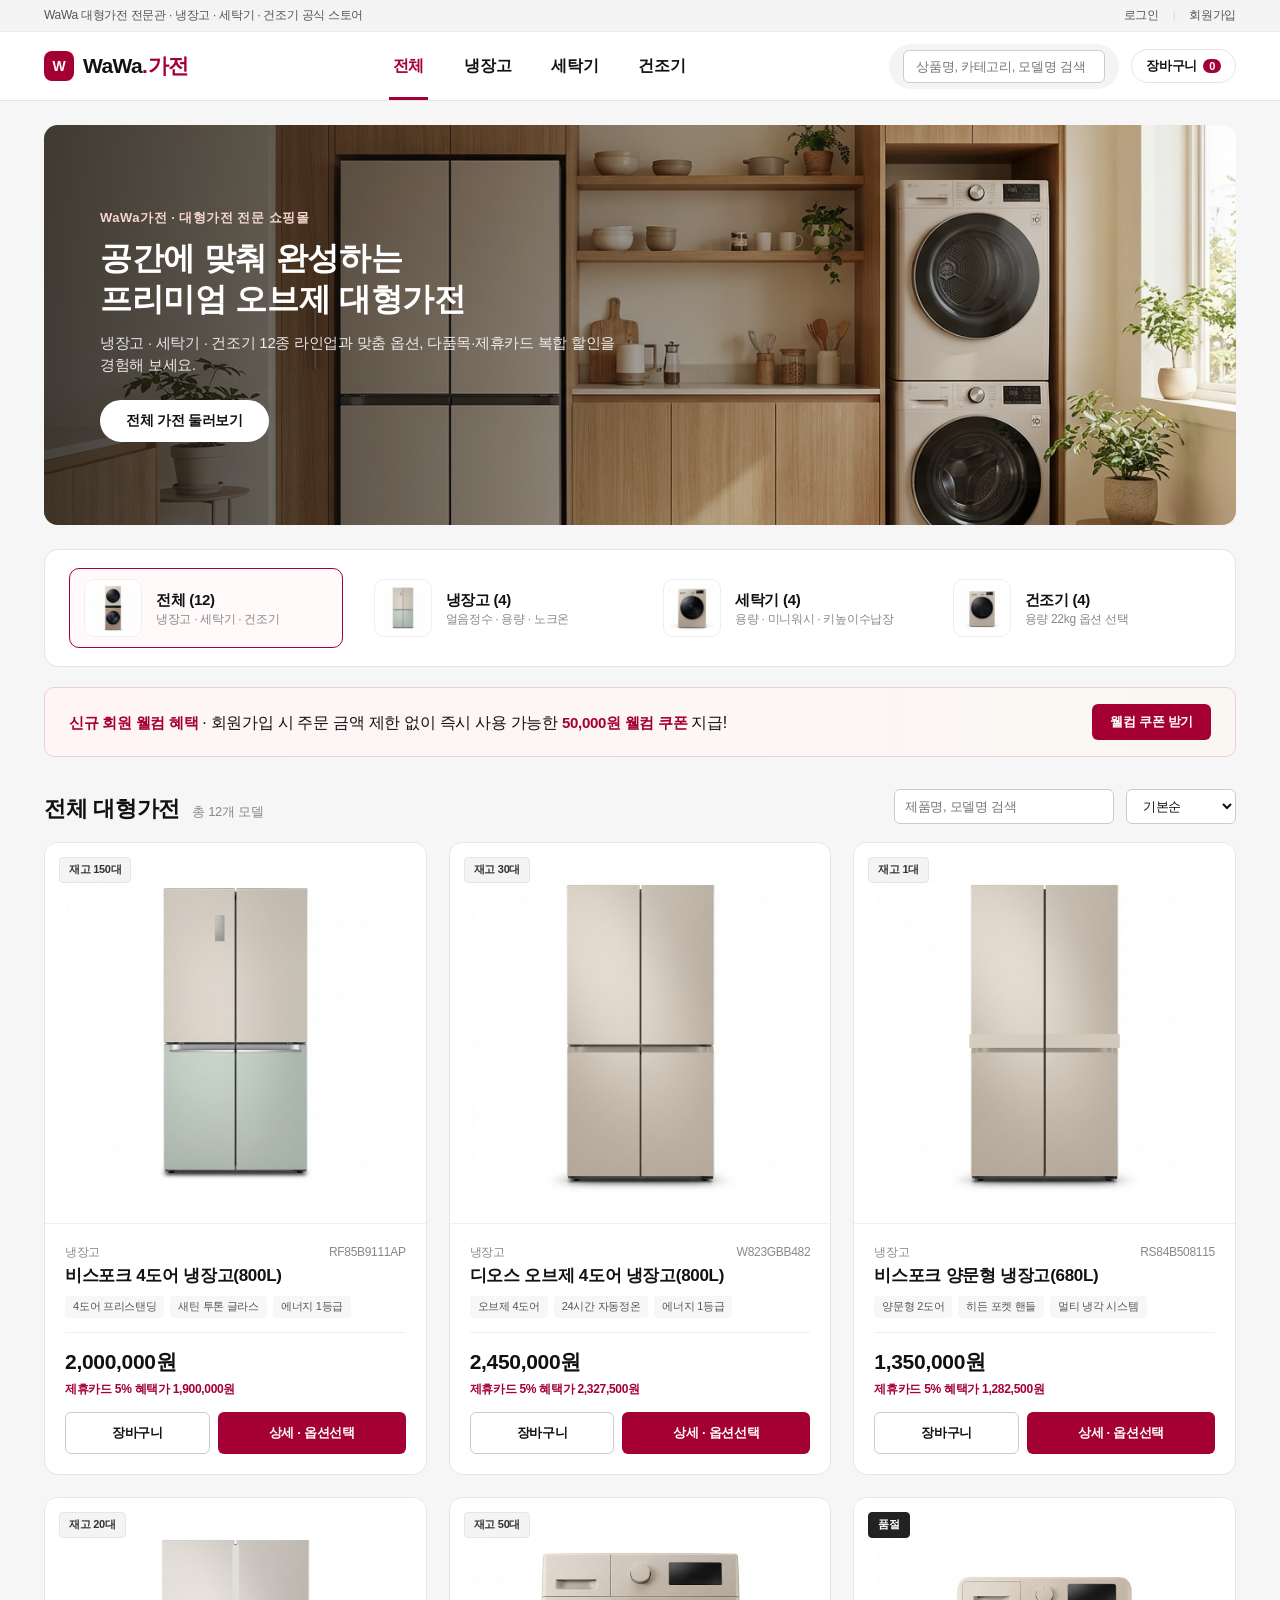
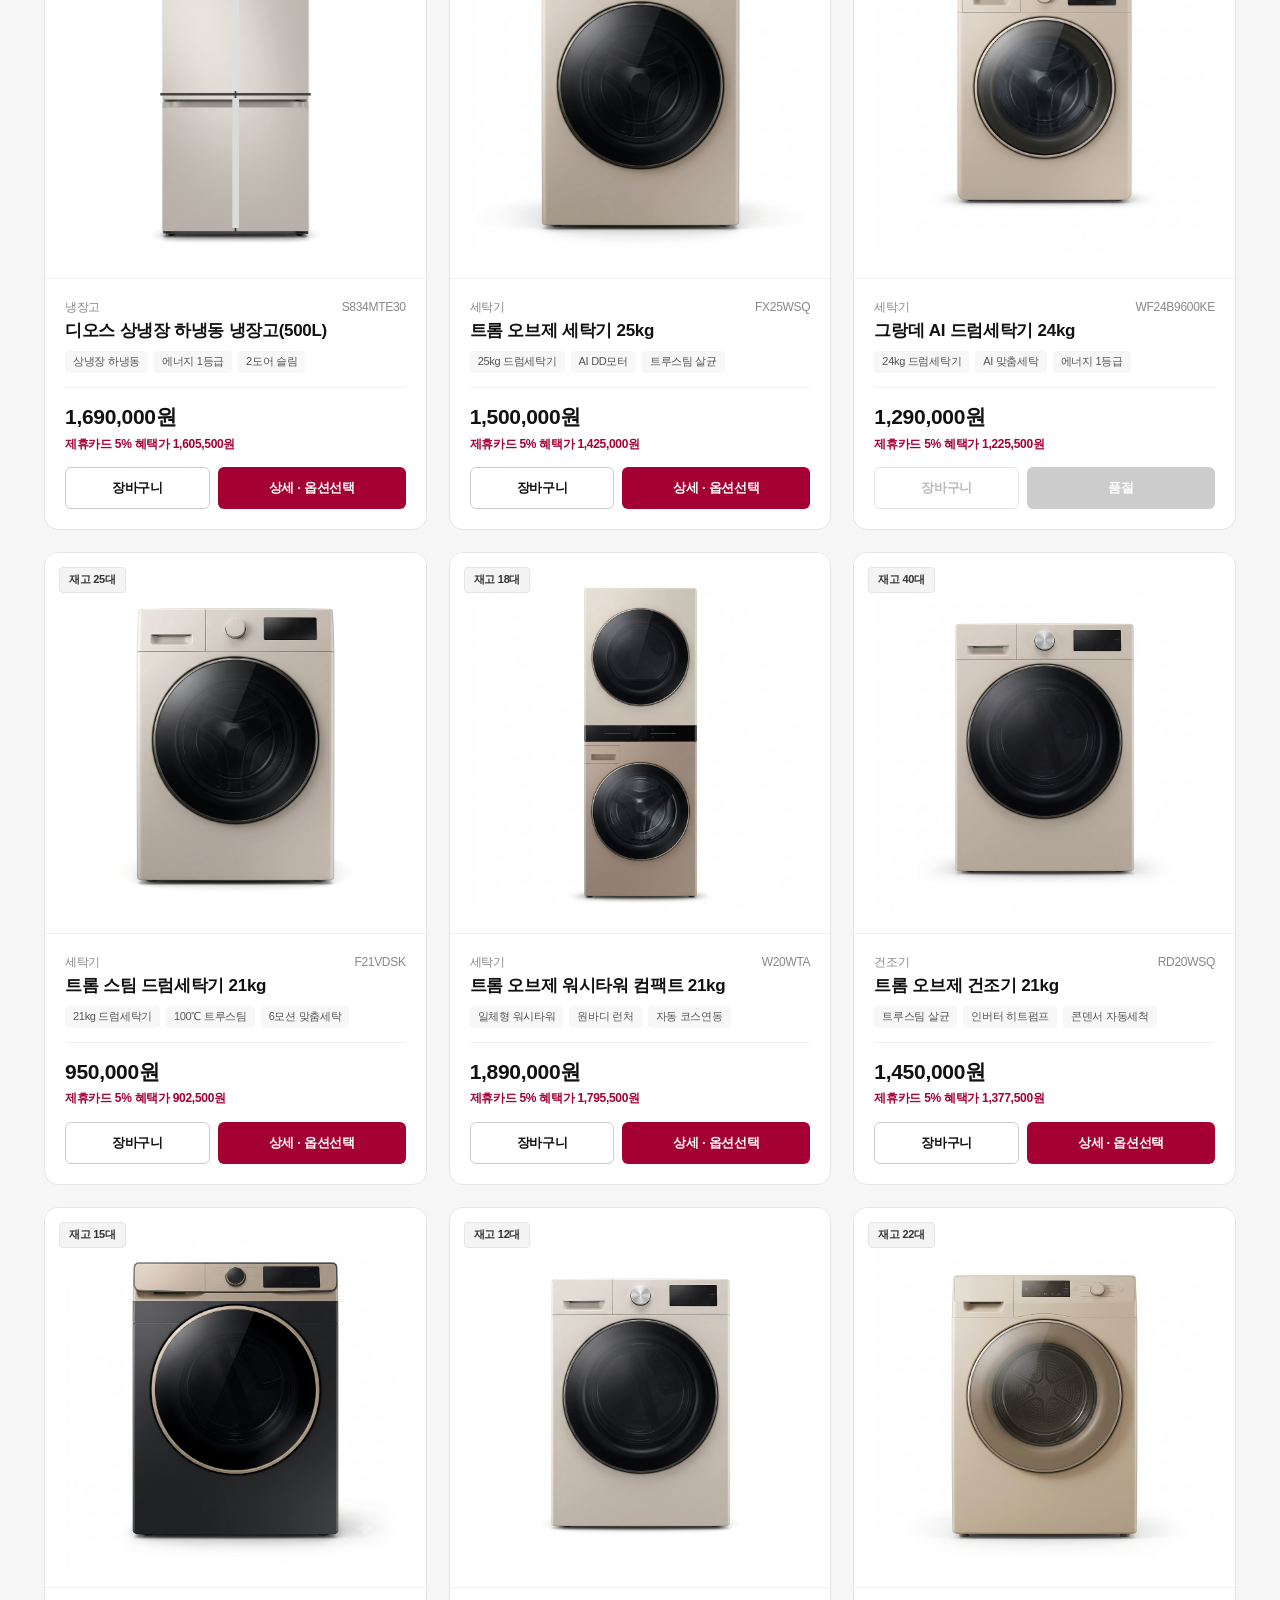
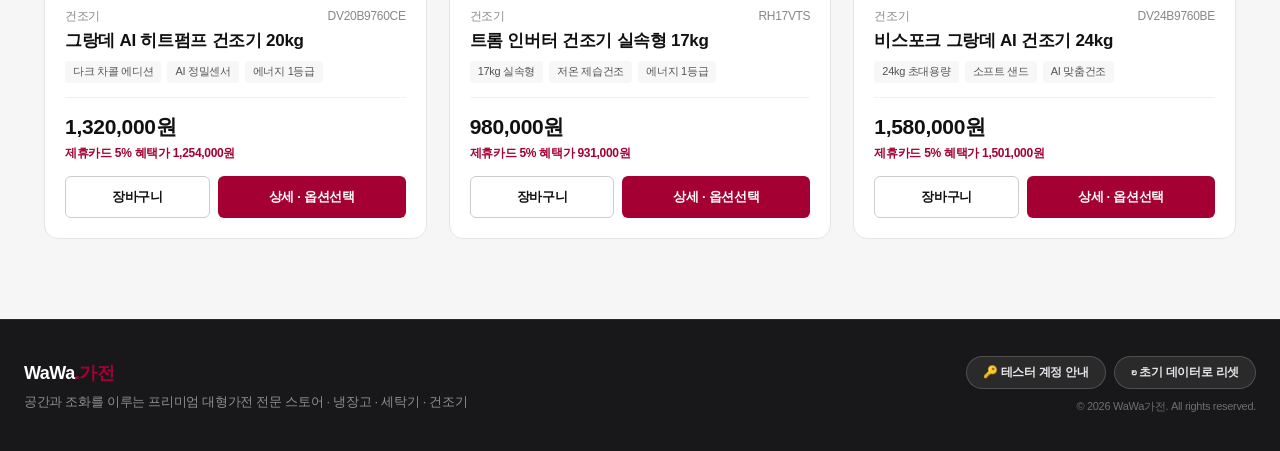
<file: index.html>
<!DOCTYPE html>
<html lang="ko">

<head>
  <meta charset="UTF-8" />
  <meta name="viewport" content="width=device-width, initial-scale=1.0" />
  <title>WaWa가전 | 대형가전 전문 쇼핑몰</title>
  <link rel="stylesheet" href="css/style.css" />
</head>

<body>

  <!-- 상단 유틸리티 바 -->
  <div class="util-bar">
    <div class="util-inner">
      <span>WaWa 대형가전 전문관 · 냉장고 · 세탁기 · 건조기 공식 스토어</span>
      <div class="util-links" id="utilAuthLinks"></div>
    </div>
  </div>

  <!-- 메인 GNB -->
  <header>
    <div class="gnb-inner">
      <a class="brand-logo" onclick="filterCategory('ALL')">
        <span class="brand-mark">W</span>
        <span class="brand-name">WaWa<span>.가전</span></span>
      </a>

      <nav class="gnb-menu" id="catNav">
        <button class="active" data-cat="ALL" onclick="filterCategory('ALL')">전체</button>
        <button data-cat="냉장고" onclick="filterCategory('냉장고')">냉장고</button>
        <button data-cat="세탁기" onclick="filterCategory('세탁기')">세탁기</button>
        <button data-cat="건조기" onclick="filterCategory('건조기')">건조기</button>
      </nav>

      <div class="gnb-right">
        <div class="gnb-search-box">
          <input type="text" id="gnbSearchInput" maxlength="20" placeholder="상품명, 카테고리, 모델명 검색"
            oninput="syncSearchInputs(this.value)" />
        </div>
        <!-- 관리자 로그인 시에만 표시 -->
        <button class="icon-btn admin-only" id="adminNavBtn" style="display:none;"
          onclick="showView('view-admin')">관리자</button>
        <button class="icon-btn" onclick="showView('view-cart')">장바구니 <span class="cart-count"
            id="cartBadge">0</span></button>
      </div>
    </div>
  </header>

  <main class="main-wrap">
    <!-- S-02: 상품 목록 (대형가전) -->
    <section id="view-home" class="view-section active">
      <div class="hero-banner">
        <img src="images/hero-banner.png" alt="오브제하우스 대형가전 인테리어" />
        <div class="hero-gradient"></div>
        <div class="hero-content">
          <span class="hero-eyebrow">WaWa가전 · 대형가전 전문 쇼핑몰</span>
          <h1>공간에 맞춰 완성하는<br />프리미엄 오브제 대형가전</h1>
          <p>냉장고 · 세탁기 · 건조기 12종 라인업과 맞춤 옵션, 다품목·제휴카드 복합 할인을 경험해 보세요.</p>
          <button class="btn-hero"
            onclick="document.getElementById('catalogAnchor').scrollIntoView({behavior:'smooth'})">
            전체 가전 둘러보기
          </button>
        </div>
      </div>

      <!-- 카테고리 빠른 이동 -->
      <div class="cat-strip">
        <div class="cat-item active" data-cat="ALL" onclick="filterCategory('ALL')">
          <img class="cat-thumb" src="images/washtower-compact.png" alt="전체" />
          <div>
            <div class="cat-title">전체 (12)</div>
            <div class="cat-desc">냉장고 · 세탁기 · 건조기</div>
          </div>
        </div>
        <div class="cat-item" data-cat="냉장고" onclick="filterCategory('냉장고')">
          <img class="cat-thumb" src="images/fridge-bespoke-4door.png" alt="냉장고" />
          <div>
            <div class="cat-title">냉장고 (4)</div>
            <div class="cat-desc">얼음정수 · 용량 · 노크온</div>
          </div>
        </div>
        <div class="cat-item" data-cat="세탁기" onclick="filterCategory('세탁기')">
          <img class="cat-thumb" src="images/washer-tromm-objet.png" alt="세탁기" />
          <div>
            <div class="cat-title">세탁기 (4)</div>
            <div class="cat-desc">용량 · 미니워시 · 키높이수납장</div>
          </div>
        </div>
        <div class="cat-item" data-cat="건조기" onclick="filterCategory('건조기')">
          <img class="cat-thumb" src="images/dryer-tromm-objet.png" alt="건조기" />
          <div>
            <div class="cat-title">건조기 (4)</div>
            <div class="cat-desc">용량 22kg 옵션 선택</div>
          </div>
        </div>
      </div>

      <!-- 비회원 웰컴 쿠폰 받기 배너 -->
      <div class="welcome-banner">
        <div>
          <strong>신규 회원 웰컴 혜택</strong> · 회원가입 시 주문 금액 제한 없이 즉시 사용 가능한 <strong>50,000원 웰컴 쿠폰</strong> 지급!
        </div>
        <button class="btn-solid" style="padding:9px 18px;" onclick="openAuthView('signup')">웰컴 쿠폰 받기</button>
      </div>

      <!-- 상품 정렬 및 목록 -->
      <div class="section-header" id="catalogAnchor">
        <div>
          <h2 style="display:inline;" id="sectionTitle">전체 대형가전</h2>
          <span class="sub" id="productCount">총 12개 모델</span>
        </div>
        <div class="filter-controls">
          <div class="catalog-search-box">
            <input type="text" id="catalogSearchInput" maxlength="20" placeholder="제품명, 모델명 검색"
              oninput="syncSearchInputs(this.value)" />
          </div>
          <select id="sortSelect" onchange="renderProducts()">
            <option value="default">기본순</option>
            <option value="latest">최신순</option>
            <option value="asc">낮은가격순</option>
            <option value="desc">높은가격순</option>
          </select>
        </div>
      </div>

      <div class="product-grid" id="productGrid"></div>
    </section>

    <!-- S-03: 상품 상세 -->
    <section id="view-pdp" class="view-section">
      <div class="pdp-box" id="pdpContent"></div>
    </section>

    <!-- S-04: 장바구니 -->
    <section id="view-cart" class="view-section">
      <h2 style="font-size:22px; margin-bottom:20px;">장바구니</h2>
      <div class="cart-grid">
        <div id="cartListArea"></div>
        <div id="cartSummaryArea"></div>
      </div>
    </section>

    <!-- S-05: 주문·결제 페이지 -->
    <section id="view-checkout" class="view-section">
      <h2 style="font-size:22px; margin-bottom:20px;">주문 · 결제</h2>
      <div id="checkoutContent"></div>
    </section>

    <!-- S-01: 로그인 / 회원가입 (탭 전환) -->
    <section id="view-auth" class="view-section">
      <div class="auth-wrapper">
        <div class="auth-tabs">
          <button type="button" class="auth-tab-btn active" id="tabLoginBtn"
            onclick="switchAuthTab('login')">로그인</button>
          <button type="button" class="auth-tab-btn" id="tabSignupBtn" onclick="switchAuthTab('signup')">회원가입</button>
        </div>

        <div class="auth-body">
          <!-- 로그인 폼 -->
          <div id="loginFormPanel">
            <h2 style="font-size:22px; font-weight:800; margin-bottom:6px;">로그인</h2>
            <p style="font-size:13px; color:var(--text-secondary); margin-bottom:20px;">가입된 아이디 또는 이메일로 로그인해 주세요.</p>
            <form onsubmit="handleLogin(event)">
              <div class="field-group">
                <label>아이디 또는 이메일</label>
                <input type="text" id="loginId" placeholder="예: user01 또는 user1@test.com" />
              </div>
              <div class="field-group">
                <label>비밀번호</label>
                <input type="password" id="loginPw" placeholder="비밀번호를 입력하세요" />
              </div>
              <div class="error-text" id="loginError"></div>
              <button type="submit" class="btn-solid" style="width:100%; padding:13px; font-size:15px;">로그인</button>
            </form>

          </div>

          <!-- 회원가입 폼 -->
          <div id="signupFormPanel" style="display:none;">
            <h2 style="font-size:22px; font-weight:800; margin-bottom:6px;">회원가입</h2>
            <p style="font-size:13px; color:var(--brand); font-weight:600; margin-bottom:20px;">가입 즉시 50,000원 웰컴 쿠폰이
              발급됩니다!</p>
            <form onsubmit="handleSignup(event)">
              <div class="field-group">
                <label>아이디</label>
                <input type="text" id="regId" maxlength="8" placeholder="예: user05"
                  oninput="validateSignupRealtime()" />
                <div class="rule-hint" id="regIdHint">영문과 숫자를 모두 포함한 8자 이하 (예: user01)</div>
              </div>
              <div class="field-group">
                <label>이메일</label>
                <input type="email" id="regEmail" placeholder="예: user5@test.com" />
                <div class="rule-hint">이메일 형식(아이디@도메인) 준수 및 중복 불가</div>
              </div>
              <div class="field-group">
                <label>비밀번호</label>
                <input type="password" id="regPw" maxlength="20" placeholder="비밀번호 입력"
                  oninput="validateSignupRealtime()" />
                <div class="rule-hint" id="regPwHint">8~20자, 영문·숫자·특수문자 중 2종 이상 조합 필수</div>
              </div>
              <div class="error-text" id="regError"></div>
              <button type="submit" class="btn-solid" style="width:100%; padding:13px; font-size:15px;">회원가입 완료</button>
            </form>
          </div>
        </div>
      </div>
    </section>

    <!-- S-06: 마이페이지 -->
    <section id="view-mypage" class="view-section">
      <div id="mypageContent"></div>
    </section>

    <!-- S-07: 관리자 페이지 -->
    <section id="view-admin" class="view-section">
      <div id="adminContent"></div>
    </section>
  </main>

  <!-- 깔끔한 텍스트 전용 장바구니 담기 토스트 팝업 -->
  <div class="cart-toast" id="cartToast" role="status" aria-live="polite">
    <span class="toast-icon">✓</span>
    <div class="toast-text-wrap">
      <strong id="toastTitle">장바구니에 상품이 담겼습니다.</strong>
      <span id="toastSub"></span>
    </div>
    <button type="button" class="toast-go-btn" onclick="goCartFromToast()">장바구니 이동</button>
  </div>


  <!-- 푸터 버튼 클릭 시 열리는 테스터 계정 안내 모달 -->
  <div class="modal-backdrop" id="testerModal" onclick="if(event.target === this) closeTesterModal()">
    <div class="tester-modal-box" role="dialog" aria-modal="true" aria-labelledby="testerModalTitle">
      <div class="tester-modal-header">
        <h3 id="testerModalTitle">🔑 QA 테스트용 계정 안내</h3>
        <button type="button" class="modal-close-btn" onclick="closeTesterModal()" aria-label="닫기">×</button>
      </div>
      <div class="tester-modal-body">
        <p class="tester-modal-desc">계정을 클릭하면 로그인 화면으로 이동하여 아이디·비밀번호가 자동 입력됩니다.</p>
        <div class="tester-list">
          <div class="tester-item" onclick="quickFillLogin('admin01', 'Admin1234!')">
            <div>
              <strong>admin01</strong> <span class="tester-badge admin">관리자</span>
              <div class="tester-meta">admin1@test.com · PW: <code>Admin1234!</code> · 매출·재고·배송상태 관리</div>
            </div>
            <span class="tester-action">자동입력 →</span>
          </div>
          <div class="tester-item" onclick="quickFillLogin('user01', 'Test1234!')">
            <div>
              <strong>user01</strong> <span class="tester-badge">일반회원</span>
              <div class="tester-meta">user1@test.com · PW: <code>Test1234!</code> · 웰컴쿠폰(5만원) 1장, 10,000P</div>
            </div>
            <span class="tester-action">자동입력 →</span>
          </div>
          <div class="tester-item" onclick="quickFillLogin('user02', 'Test1234!')">
            <div>
              <strong>user02</strong> <span class="tester-badge">일반회원</span>
              <div class="tester-meta">user2@test.com · PW: <code>Test1234!</code> · 만료/사용완료 쿠폰, 500P</div>
            </div>
            <span class="tester-action">자동입력 →</span>
          </div>
          <div class="tester-item" onclick="quickFillLogin('user03', 'Test1234!')">
            <div>
              <strong>user03</strong> <span class="tester-badge">일반회원</span>
              <div class="tester-meta">user3@test.com · PW: <code>Test1234!</code> · 상태별 주문 4건, 35,000P</div>
            </div>
            <span class="tester-action">자동입력 →</span>
          </div>
          <div class="tester-item" onclick="quickFillLogin('user04', 'Test1234!')">
            <div>
              <strong>user04</strong> <span class="tester-badge">일반회원</span>
              <div class="tester-meta">user4@test.com · PW: <code>Test1234!</code> · 초기화 상태 (0P, 쿠폰·주문 없음)</div>
            </div>
            <span class="tester-action">자동입력 →</span>
          </div>
        </div>
      </div>
    </div>
  </div>


  <!-- 커스텀 안내/확인 모달창 (기존 alert / confirm 대체) -->
  <div class="modal-backdrop" id="uiAlertModal" onclick="if(event.target === this) resolveUiAlert(false)">
    <div class="ui-alert-box" role="dialog" aria-modal="true" aria-labelledby="uiAlertTitle">
      <div class="ui-alert-header">
        <h3 id="uiAlertTitle">안내</h3>
        <button type="button" class="modal-close-btn" onclick="resolveUiAlert(false)" aria-label="닫기">×</button>
      </div>
      <div class="ui-alert-body">
        <p id="uiAlertMessage"></p>
      </div>
      <div class="ui-alert-footer" id="uiAlertFooter">
        <button type="button" class="btn-line" id="uiAlertCancelBtn" style="display:none; padding:11px 18px;"
          onclick="resolveUiAlert(false)">취소</button>
        <button type="button" class="btn-solid" id="uiAlertOkBtn" style="padding:11px 22px;"
          onclick="resolveUiAlert(true)">확인</button>
      </div>
    </div>
  </div>

  <footer>
    <div class="footer-inner">
      <div class="footer-brand">
        <div class="footer-logo">WaWa<span>.가전</span></div>
        <p>공간과 조화를 이루는 프리미엄 대형가전 전문 스토어 · 냉장고 · 세탁기 · 건조기</p>
      </div>
      <div class="footer-actions">
        <div class="footer-btn-row">
          <button type="button" class="btn-footer-reset" onclick="openTesterModal()">🔑 테스터 계정 안내</button>
          <button type="button" class="btn-footer-reset" onclick="resetAllSrsData(false)">↻ 초기 데이터로 리셋</button>
        </div>
        <span class="footer-copy">© 2026 WaWa가전. All rights reserved.</span>
      </div>
    </div>
  </footer>

  <script src="js/app.js"></script>
</body>

</html>
</file>
<file: css/style.css>
:root {
  --bg-page: #F6F6F6;
  --bg-white: #FFFFFF;
  --bg-soft: #F9F8F6;
  --brand: #A50034;
  --brand-dark: #820029;
  --text-primary: #111111;
  --text-secondary: #555555;
  --text-muted: #888888;
  --line: #E5E5E5;
  --line-dark: #CCCCCC;
  --danger: #D32F2F;
  --success: #2E7D32;
  --radius-sm: 6px;
  --radius-md: 10px;
  --radius-lg: 14px;
}

* {
  box-sizing: border-box;
  margin: 0;
  padding: 0;
  font-family: 'Pretendard', -apple-system, BlinkMacSystemFont, 'Apple SD Gothic Neo', 'Noto Sans KR', sans-serif;
  letter-spacing: -0.3px;
}

body {
  background-color: var(--bg-page);
  color: var(--text-primary);
  line-height: 1.45;
  min-height: 100vh;
  display: flex;
  flex-direction: column;
}

/* 1. 상단 유틸리티 바 */
.util-bar {
  background: #F4F4F4;
  border-bottom: 1px solid #EAEAEA;
  font-size: 12px;
  color: var(--text-secondary);
}

.util-inner {
  max-width: 1240px;
  margin: 0 auto;
  padding: 7px 24px;
  display: flex;
  justify-content: space-between;
  align-items: center;
}

.util-links {
  display: flex;
  align-items: center;
  gap: 14px;
}

.util-links button {
  background: none;
  border: none;
  font-size: 12px;
  color: var(--text-secondary);
  cursor: pointer;
}

.util-links button:hover {
  color: var(--text-primary);
  text-decoration: underline;
}

.util-divider {
  color: #D5D5D5;
  font-size: 11px;
}

/* 2. 메인 GNB */
header {
  position: sticky;
  top: 0;
  z-index: 100;
  background: var(--bg-white);
  border-bottom: 1px solid var(--line);
}

.gnb-inner {
  max-width: 1240px;
  margin: 0 auto;
  padding: 0 24px;
  height: 68px;
  display: flex;
  align-items: center;
  justify-content: space-between;
  gap: 24px;
}

.brand-logo {
  display: flex;
  align-items: center;
  gap: 9px;
  text-decoration: none;
  cursor: pointer;
}

.brand-mark {
  display: inline-flex;
  align-items: center;
  justify-content: center;
  width: 30px;
  height: 30px;
  border-radius: 8px;
  background: var(--brand);
  color: #fff;
  font-weight: 900;
  font-size: 14px;
}

.brand-name {
  font-size: 21px;
  font-weight: 800;
  color: var(--text-primary);
  letter-spacing: -0.6px;
}

.brand-name span {
  color: var(--brand);
}

.gnb-menu {
  display: flex;
  align-items: center;
  gap: 32px;
  height: 100%;
}

.gnb-menu button {
  background: none;
  border: none;
  height: 100%;
  font-size: 16px;
  font-weight: 700;
  color: var(--text-primary);
  cursor: pointer;
  position: relative;
  padding: 0 4px;
}

.gnb-menu button:hover,
.gnb-menu button.active {
  color: var(--brand);
}

.gnb-menu button.active::after {
  content: '';
  position: absolute;
  bottom: 0;
  left: 0;
  right: 0;
  height: 3px;
  background: var(--brand);
}

.gnb-right {
  display: flex;
  align-items: center;
  gap: 12px;
}

.gnb-search-box {
  display: flex;
  align-items: center;
  background: #F4F4F4;
  border-radius: 999px;
  padding: 6px 14px;
  width: 230px;
}

.gnb-search-box input {
  border: none;
  background: none;
  outline: none;
  font-size: 13px;
  width: 100%;
  color: var(--text-primary);
}

.icon-btn {
  background: none;
  border: 1px solid var(--line);
  border-radius: 999px;
  padding: 7px 14px;
  font-size: 13px;
  font-weight: 600;
  color: var(--text-primary);
  cursor: pointer;
  display: inline-flex;
  align-items: center;
  gap: 6px;
  transition: 0.15s;
}

.icon-btn:hover {
  border-color: var(--text-primary);
}

.icon-btn.admin-only {
  background: #222222;
  color: #FFFFFF;
  border-color: #222222;
}

.cart-count {
  background: var(--brand);
  color: #fff;
  font-size: 11px;
  font-weight: 800;
  padding: 1px 6px;
  border-radius: 999px;
}

/* 3. 메인 컨테이너 */
.main-wrap {
  max-width: 1240px;
  width: 100%;
  margin: 0 auto;
  padding: 24px 24px 80px;
  flex: 1;
}

.view-section {
  display: none;
}

.view-section.active {
  display: block;
}

/* 4. 히어로 배너 */
.hero-banner {
  position: relative;
  height: 400px;
  border-radius: var(--radius-lg);
  overflow: hidden;
  background: #EAE4DC;
  margin-bottom: 24px;
}

.hero-banner img {
  width: 100%;
  height: 100%;
  object-fit: cover;
  display: block;
}

.hero-gradient {
  position: absolute;
  inset: 0;
  background: linear-gradient(90deg, rgba(17, 17, 17, 0.72) 0%, rgba(17, 17, 17, 0.28) 55%, rgba(17, 17, 17, 0) 100%);
}

.hero-content {
  position: absolute;
  top: 50%;
  left: 56px;
  transform: translateY(-50%);
  color: #FFFFFF;
  max-width: 520px;
  z-index: 2;
}

.hero-eyebrow {
  font-size: 13px;
  font-weight: 700;
  letter-spacing: 0.5px;
  color: #F3D6CE;
  margin-bottom: 10px;
  display: block;
}

.hero-content h1 {
  font-size: 32px;
  font-weight: 800;
  line-height: 1.28;
  margin-bottom: 12px;
}

.hero-content p {
  font-size: 15px;
  color: rgba(255, 255, 255, 0.88);
  margin-bottom: 24px;
}

.btn-hero {
  background: #FFFFFF;
  color: #111111;
  border: none;
  padding: 12px 26px;
  border-radius: 999px;
  font-size: 14px;
  font-weight: 700;
  cursor: pointer;
  transition: 0.2s;
}

.btn-hero:hover {
  background: var(--brand);
  color: #FFFFFF;
}

/* 5. 카테고리 빠른 이동 */
.cat-strip {
  background: var(--bg-white);
  border: 1px solid var(--line);
  border-radius: var(--radius-lg);
  padding: 18px 24px;
  margin-bottom: 20px;
  display: grid;
  grid-template-columns: repeat(4, 1fr);
  gap: 16px;
}

.cat-item {
  display: flex;
  align-items: center;
  gap: 14px;
  padding: 10px 14px;
  border-radius: var(--radius-md);
  border: 1.5px solid transparent;
  cursor: pointer;
  transition: 0.15s;
}

.cat-item:hover {
  background: var(--bg-soft);
}

.cat-item.active {
  border-color: var(--brand);
  background: #FFF9FA;
}

.cat-thumb {
  width: 58px;
  height: 58px;
  border-radius: 10px;
  background: #FFFFFF;
  border: 1px solid #EFEFEF;
  padding: 4px;
  object-fit: contain;
}

.cat-title {
  font-size: 15px;
  font-weight: 800;
  color: var(--text-primary);
}

.cat-desc {
  font-size: 12px;
  color: var(--text-muted);
}

/* 웰컴 쿠폰 받기 배너 */
.welcome-banner {
  background: linear-gradient(90deg, #FFF5F7 0%, #FAF7F2 100%);
  border: 1.5px solid #EBD0D7;
  border-radius: var(--radius-md);
  padding: 16px 24px;
  margin-bottom: 32px;
  display: flex;
  justify-content: space-between;
  align-items: center;
  flex-wrap: wrap;
  gap: 12px;
}

.welcome-banner strong {
  color: var(--brand);
  font-size: 15px;
}

/* 6. 섹션 타이틀 & 필터 바 */
.section-header {
  display: flex;
  justify-content: space-between;
  align-items: flex-end;
  margin-bottom: 18px;
  gap: 12px;
  flex-wrap: wrap;
}

.section-header h2 {
  font-size: 22px;
  font-weight: 800;
}

.section-header .sub {
  font-size: 13px;
  color: var(--text-muted);
  margin-left: 8px;
  font-weight: 500;
}

.filter-controls {
  display: flex;
  align-items: center;
  gap: 12px;
}

select, input[type="text"], input[type="password"], input[type="number"], input[type="email"], input[type="date"] {
  border: 1px solid var(--line-dark);
  border-radius: var(--radius-sm);
  padding: 8px 12px;
  font-size: 13px;
  background: var(--bg-white);
  color: var(--text-primary);
  outline: none;
}

select:focus, input:focus {
  border-color: var(--text-primary);
}

/* 7. 상용 가전 스펙 카드 그리드 (12종: 3열 x 4행) */
.product-grid {
  display: grid;
  grid-template-columns: repeat(3, 1fr);
  gap: 22px;
}

.prod-card {
  background: var(--bg-white);
  border: 1px solid var(--line);
  border-radius: var(--radius-lg);
  display: flex;
  flex-direction: column;
  overflow: hidden;
  transition: box-shadow 0.2s, border-color 0.2s;
}

.prod-card:hover {
  border-color: #BBBBBB;
  box-shadow: 0 10px 24px rgba(0, 0, 0, 0.06);
}

.prod-img-area {
  position: relative;
  aspect-ratio: 1 / 1;
  background: #FFFFFF;
  padding: 20px;
  border-bottom: 1px solid #F0F0F0;
  cursor: pointer;
  overflow: hidden;
}

.prod-img-inner {
  width: 100%;
  height: 100%;
  display: flex;
  align-items: center;
  justify-content: center;
  overflow: hidden;
}

.prod-img-inner img {
  width: 100%;
  height: 100%;
  object-fit: contain;
  transition: transform 0.25s ease;
  will-change: transform;
}

.prod-card:hover .prod-img-inner img {
  transform: scale(1.04);
}

.tag-row-top {
  position: absolute;
  top: 14px;
  left: 14px;
  z-index: 3;
  display: flex;
  gap: 6px;
  flex-wrap: wrap;
  pointer-events: none;
}

.tag-flag {
  font-size: 11px;
  font-weight: 700;
  padding: 4px 9px;
  border-radius: 4px;
  background: rgba(244, 244, 244, 0.96);
  color: #333333;
  border: 1px solid #E5E5E5;
}

.tag-flag.soldout {
  background: #222222;
  color: #FFFFFF;
  border-color: #222222;
}

.prod-info {
  padding: 20px;
  flex: 1;
  display: flex;
  flex-direction: column;
}

.prod-model {
  font-size: 12px;
  color: var(--text-muted);
  margin-bottom: 4px;
  display: flex;
  justify-content: space-between;
}

.prod-name {
  font-size: 17px;
  font-weight: 700;
  color: var(--text-primary);
  margin-bottom: 8px;
  cursor: pointer;
  line-height: 1.35;
}

.prod-name:hover {
  text-decoration: underline;
}

.prod-specs {
  display: flex;
  flex-wrap: wrap;
  gap: 6px;
  margin-bottom: 14px;
}

.prod-specs span {
  font-size: 11px;
  color: var(--text-secondary);
  background: #F7F7F7;
  padding: 3px 8px;
  border-radius: 4px;
}

.price-section {
  margin-top: auto;
  padding-top: 14px;
  border-top: 1px solid #F0F0F0;
  margin-bottom: 14px;
}

.price-main {
  display: flex;
  align-items: baseline;
  gap: 6px;
}

.price-val {
  font-size: 21px;
  font-weight: 800;
  color: var(--text-primary);
}

.price-sub {
  font-size: 12px;
  color: var(--brand);
  font-weight: 600;
  margin-top: 3px;
}

.card-actions {
  display: grid;
  grid-template-columns: 1fr 1.3fr;
  gap: 8px;
}

.btn-solid {
  background: var(--brand);
  color: #FFFFFF;
  border: none;
  padding: 11px 14px;
  border-radius: var(--radius-sm);
  font-size: 13px;
  font-weight: 700;
  cursor: pointer;
  transition: 0.15s;
}

.btn-solid:hover {
  background: var(--brand-dark);
}

.btn-solid:disabled {
  background: #CCCCCC;
  cursor: not-allowed;
}

.btn-line {
  background: #FFFFFF;
  color: var(--text-primary);
  border: 1px solid var(--line-dark);
  padding: 11px 14px;
  border-radius: var(--radius-sm);
  font-size: 13px;
  font-weight: 700;
  cursor: pointer;
  transition: 0.15s;
}

.btn-line:hover {
  border-color: var(--text-primary);
}

.btn-line:disabled {
  color: #BBBBBB;
  border-color: #E5E5E5;
  cursor: not-allowed;
}

/* 8. S-01 로그인 / 회원가입 탭 전환 화면 */
.auth-wrapper {
  max-width: 460px;
  margin: 32px auto;
  background: var(--bg-white);
  border: 1px solid var(--line);
  border-radius: var(--radius-lg);
  overflow: hidden;
}

.auth-tabs {
  display: grid;
  grid-template-columns: 1fr 1fr;
  border-bottom: 1px solid var(--line);
  background: #F9F9F9;
}

.auth-tab-btn {
  padding: 15px;
  border: none;
  background: none;
  font-size: 15px;
  font-weight: 700;
  color: var(--text-muted);
  cursor: pointer;
  border-bottom: 2.5px solid transparent;
}

.auth-tab-btn.active {
  background: #FFFFFF;
  color: var(--brand);
  border-bottom-color: var(--brand);
}

.auth-body {
  padding: 32px;
}

.field-group {
  margin-bottom: 16px;
}

.field-group label {
  display: block;
  font-size: 13px;
  font-weight: 700;
  margin-bottom: 6px;
}

.field-group input {
  width: 100%;
  padding: 11px 12px;
  font-size: 14px;
}

.rule-hint {
  font-size: 11px;
  color: var(--text-muted);
  margin-top: 4px;
}

.rule-hint.ok {
  color: var(--success);
  font-weight: 600;
}

.rule-hint.bad {
  color: var(--danger);
}

.error-text {
  color: var(--danger);
  font-size: 12px;
  margin: 6px 0 12px;
  min-height: 16px;
  font-weight: 600;
}

/* 9. S-03 상품 상세 */
.pdp-box {
  background: var(--bg-white);
  border: 1px solid var(--line);
  border-radius: var(--radius-lg);
  padding: 32px;
}

.pdp-grid {
  display: grid;
  grid-template-columns: 1fr 1fr;
  gap: 40px;
  align-items: start;
}

.pdp-stage {
  background: #FFFFFF;
  border: 1px solid var(--line);
  border-radius: var(--radius-md);
  aspect-ratio: 1 / 1;
  padding: 24px;
  overflow: hidden;
}

.pdp-stage.cover {
  padding: 0;
}

.pdp-stage img {
  width: 100%;
  height: 100%;
  object-fit: contain;
}

.pdp-stage.cover img {
  object-fit: cover;
}

.pdp-thumbs {
  display: flex;
  gap: 10px;
  margin-top: 12px;
}

.pdp-thumb {
  width: 68px;
  height: 68px;
  border: 1.5px solid var(--line);
  border-radius: 8px;
  overflow: hidden;
  cursor: pointer;
  background: #fff;
  padding: 2px;
}

.pdp-thumb.active {
  border-color: var(--brand);
}

.pdp-thumb img {
  width: 100%;
  height: 100%;
  object-fit: cover;
}

.opt-block {
  margin: 20px 0;
}

.opt-title {
  font-size: 14px;
  font-weight: 700;
  margin-bottom: 10px;
  display: flex;
  justify-content: space-between;
  align-items: center;
}

.btn-clear-opts {
  display: inline-flex;
  align-items: center;
  gap: 5px;
  padding: 5px 12px;
  border-radius: 999px;
  border: 1px solid #E2D6D9;
  background: #FFF8F9;
  color: var(--brand);
  font-size: 12px;
  font-weight: 700;
  cursor: pointer;
  transition: all 0.15s ease;
}

.btn-clear-opts:hover {
  background: var(--brand);
  color: #FFFFFF;
  border-color: var(--brand);
}

.opt-pills {
  display: flex;
  flex-direction: column;
  gap: 8px;
}

.opt-pill {
  padding: 12px 15px;
  border: 1.5px solid var(--line-dark);
  border-radius: var(--radius-sm);
  background: #FFFFFF;
  font-size: 13px;
  font-weight: 600;
  color: var(--text-primary);
  cursor: pointer;
  display: flex;
  justify-content: space-between;
  align-items: center;
  text-align: left;
  transition: 0.15s;
}

.opt-pill:hover {
  border-color: var(--text-primary);
}

.opt-pill.active {
  border-color: var(--brand);
  background: #FFF5F7;
  color: var(--brand);
}

.opt-pill .opt-price-tag {
  font-weight: 700;
}

.qty-box {
  display: inline-flex;
  align-items: center;
  border: 1px solid var(--line-dark);
  border-radius: var(--radius-sm);
}

.qty-box button {
  width: 36px;
  height: 36px;
  border: none;
  background: #F9F9F9;
  font-size: 16px;
  cursor: pointer;
}

.qty-box input {
  width: 60px;
  height: 36px;
  border: none;
  border-left: 1px solid var(--line);
  border-right: 1px solid var(--line);
  border-radius: 0;
  text-align: center;
  font-weight: 700;
  font-size: 14px;
  padding: 0;
}

.sim-box {
  background: #FAF8F6;
  border: 1px solid #E8E0D8;
  border-radius: var(--radius-md);
  padding: 16px;
  margin-top: 16px;
}

.sim-row {
  display: flex;
  justify-content: space-between;
  align-items: center;
  font-size: 13px;
  margin-bottom: 8px;
}

/* 10. 장바구니 / 주문서 / 마이페이지 / 관리자 */
.white-panel {
  background: var(--bg-white);
  border: 1px solid var(--line);
  border-radius: var(--radius-lg);
  padding: 28px;
  margin-bottom: 24px;
}

.cart-grid {
  display: grid;
  grid-template-columns: 1.6fr 1fr;
  gap: 24px;
  align-items: start;
}

.cart-row {
  display: flex;
  align-items: center;
  justify-content: space-between;
  gap: 14px;
  padding: 16px;
  border: 1px solid var(--line);
  border-radius: var(--radius-md);
  margin-bottom: 12px;
}

.cart-left {
  display: flex;
  align-items: center;
  gap: 14px;
  flex: 1;
}

.cart-left img {
  width: 64px;
  height: 64px;
  object-fit: contain;
  border: 1px solid #EFEFEF;
  border-radius: 8px;
  padding: 4px;
}

.checkout-card {
  background: var(--bg-white);
  border: 1px solid var(--line);
  border-radius: var(--radius-lg);
  padding: 24px;
}

.sum-line {
  display: flex;
  justify-content: space-between;
  margin-bottom: 10px;
  font-size: 14px;
}

/* 11. 깔끔한 텍스트 전용 장바구니 담기 토스트 팝업 (이미지 없음) */
.cart-toast {
  position: fixed;
  bottom: 28px;
  right: 28px;
  z-index: 999;
  background: #1C1C1E;
  color: #FFFFFF;
  border-radius: 12px;
  padding: 16px 20px;
  box-shadow: 0 14px 34px rgba(0, 0, 0, 0.25);
  display: flex;
  align-items: center;
  gap: 16px;
  max-width: 420px;
  opacity: 0;
  transform: translateY(16px);
  pointer-events: none;
  transition: opacity 0.22s ease, transform 0.22s ease;
}

.cart-toast.show {
  opacity: 1;
  transform: translateY(0);
  pointer-events: auto;
}

.toast-icon {
  display: inline-flex;
  align-items: center;
  justify-content: center;
  width: 24px;
  height: 24px;
  border-radius: 50%;
  background: var(--brand);
  color: #FFFFFF;
  font-size: 12px;
  font-weight: 900;
  flex-shrink: 0;
}

.toast-text-wrap {
  flex: 1;
  font-size: 13px;
  line-height: 1.4;
}

.toast-text-wrap strong {
  display: block;
  font-size: 14px;
  font-weight: 700;
  color: #FFFFFF;
}

.toast-text-wrap span {
  font-size: 12px;
  color: #CCCCCC;
}

.toast-go-btn {
  background: #FFFFFF;
  color: #111111;
  border: none;
  border-radius: 6px;
  padding: 7px 12px;
  font-size: 12px;
  font-weight: 700;
  cursor: pointer;
  white-space: nowrap;
  transition: 0.15s;
}

.toast-go-btn:hover {
  background: var(--brand);
  color: #FFFFFF;
}

/* Sub-tabs & MyPage / Admin */
.sub-tabs {
  display: flex;
  gap: 8px;
  border-bottom: 1px solid var(--line);
  margin-bottom: 24px;
  flex-wrap: wrap;
}

.sub-tab-btn {
  padding: 11px 18px;
  border: 1px solid var(--line);
  border-bottom: none;
  border-top-left-radius: 8px;
  border-top-right-radius: 8px;
  background: #F4F4F4;
  font-size: 14px;
  font-weight: 700;
  color: var(--text-secondary);
  cursor: pointer;
}

.sub-tab-btn.active {
  background: #FFFFFF;
  color: var(--brand);
  border-color: var(--line-dark);
}

.mypage-summary-grid {
  display: grid;
  grid-template-columns: repeat(3, 1fr);
  gap: 16px;
  margin-bottom: 24px;
}

.stat-card {
  background: var(--bg-white);
  border: 1px solid var(--line);
  border-radius: var(--radius-lg);
  padding: 22px 24px;
}

.stat-label {
  font-size: 13px;
  color: var(--text-secondary);
  margin-bottom: 6px;
}

.stat-value {
  font-size: 24px;
  font-weight: 800;
  color: var(--text-primary);
}

.stat-value.accent {
  color: var(--brand);
}

.coupon-grid {
  display: grid;
  grid-template-columns: repeat(2, 1fr);
  gap: 14px;
}

.coupon-card {
  border: 1.5px dashed #D8C5CB;
  background: #FFF9FA;
  border-radius: var(--radius-md);
  padding: 16px 20px;
  display: flex;
  justify-content: space-between;
  align-items: center;
  gap: 12px;
}

.coupon-card.inactive {
  border-color: #DCDCDC;
  background: #F8F8F8;
  opacity: 0.65;
}

.coupon-tag {
  font-size: 11px;
  font-weight: 800;
  padding: 4px 10px;
  border-radius: 999px;
  background: var(--brand);
  color: #fff;
  white-space: nowrap;
}

.coupon-card.inactive .coupon-tag {
  background: #888888;
}

.admin-kpi-grid {
  display: grid;
  grid-template-columns: repeat(3, 1fr);
  gap: 16px;
  margin-bottom: 24px;
}

.admin-charts-grid {
  display: grid;
  grid-template-columns: 1fr 1fr;
  gap: 20px;
  margin-bottom: 24px;
}

.chart-box {
  background: var(--bg-white);
  border: 1px solid var(--line);
  border-radius: var(--radius-lg);
  padding: 24px;
}

.chart-title {
  font-size: 16px;
  font-weight: 800;
  margin-bottom: 4px;
}

.chart-sub {
  font-size: 12px;
  color: var(--text-muted);
  margin-bottom: 18px;
}

.bar-row {
  margin-bottom: 14px;
}

.bar-label-row {
  display: flex;
  justify-content: space-between;
  font-size: 13px;
  font-weight: 600;
  margin-bottom: 6px;
}

.bar-track {
  width: 100%;
  height: 14px;
  background: #F1F1F1;
  border-radius: 999px;
  overflow: hidden;
}

.bar-fill {
  height: 100%;
  border-radius: 999px;
  transition: width 0.4s ease;
}

.btn-excel {
  background: #1D6F42;
  color: #FFFFFF;
  border: none;
  border-radius: var(--radius-sm);
  padding: 9px 16px;
  font-size: 13px;
  font-weight: 700;
  cursor: pointer;
  display: inline-flex;
  align-items: center;
  gap: 6px;
}

.btn-excel:hover {
  background: #155331;
}

table {
  width: 100%;
  border-collapse: collapse;
}

th, td {
  padding: 12px 14px;
  text-align: left;
  border-bottom: 1px solid var(--line);
  font-size: 13px;
}

th {
  background: #F8F8F8;
  font-weight: 700;
}

footer {
  background: #222222;
  color: #AAAAAA;
  padding: 32px 24px;
  font-size: 12px;
}

.footer-inner {
  max-width: 1240px;
  margin: 0 auto;
  display: flex;
  justify-content: space-between;
  flex-wrap: wrap;
  gap: 16px;
}

@media (max-width: 960px) {
  .cat-strip, .product-grid, .pdp-grid, .cart-grid, .admin-kpi-grid, .admin-charts-grid, .mypage-summary-grid, .coupon-grid {
    grid-template-columns: 1fr;
  }
  .hero-content {
    left: 24px;
    right: 24px;
  }
  .gnb-search-box {
    display: none;
  }
  .cart-toast {
    left: 16px;
    right: 16px;
    bottom: 16px;
  }
}


/* 제품 목록 정렬 옆 검색창 */
.catalog-search-box {
  display: flex;
  align-items: center;
  background: var(--bg-white);
  border: 1px solid var(--line-dark);
  border-radius: var(--radius-sm);
  padding: 0 10px;
  width: 220px;
  height: 35px;
}

.catalog-search-box:focus-within {
  border-color: var(--text-primary);
}

.catalog-search-box input {
  border: none;
  background: none;
  padding: 0;
  width: 100%;
  font-size: 13px;
}

/* 세련된 푸터 및 초기 데이터 리셋 버튼 */
footer {
  background: #18181A;
  color: #9A9A9E;
  padding: 36px 24px;
  border-top: 1px solid #2A2A2E;
}

.footer-inner {
  max-width: 1240px;
  margin: 0 auto;
  display: flex;
  justify-content: space-between;
  align-items: center;
  flex-wrap: wrap;
  gap: 20px;
}

.footer-logo {
  font-size: 18px;
  font-weight: 800;
  color: #FFFFFF;
  letter-spacing: -0.5px;
  margin-bottom: 6px;
}

.footer-logo span {
  color: var(--brand);
}

.footer-brand p {
  font-size: 13px;
  color: #8E8E93;
}

.footer-actions {
  display: flex;
  flex-direction: column;
  align-items: flex-end;
  gap: 10px;
}

.btn-footer-reset {
  background: rgba(255, 255, 255, 0.08);
  color: #E5E5EA;
  border: 1px solid rgba(255, 255, 255, 0.18);
  border-radius: 999px;
  padding: 7px 16px;
  font-size: 12px;
  font-weight: 600;
  cursor: pointer;
  transition: all 0.18s ease;
}

.btn-footer-reset:hover {
  background: var(--brand);
  border-color: var(--brand);
  color: #FFFFFF;
}

.footer-copy {
  font-size: 11px;
  color: #6E6E73;
}


.footer-btn-row {
  display: flex;
  align-items: center;
  gap: 8px;
  flex-wrap: wrap;
}

/* 테스터 계정 안내 모달 */
.modal-backdrop {
  position: fixed;
  inset: 0;
  background: rgba(17, 17, 17, 0.55);
  backdrop-filter: blur(2px);
  z-index: 1000;
  display: none;
  align-items: center;
  justify-content: center;
  padding: 20px;
}

.modal-backdrop.open {
  display: flex;
}

.tester-modal-box {
  background: #FFFFFF;
  width: 100%;
  max-width: 520px;
  border-radius: 16px;
  box-shadow: 0 24px 60px rgba(0, 0, 0, 0.25);
  overflow: hidden;
  animation: modalFadeIn 0.18s ease-out;
}

@keyframes modalFadeIn {
  from { opacity: 0; transform: translateY(10px) scale(0.98); }
  to { opacity: 1; transform: translateY(0) scale(1); }
}

.tester-modal-header {
  padding: 18px 22px;
  border-bottom: 1px solid var(--line);
  display: flex;
  justify-content: space-between;
  align-items: center;
}

.tester-modal-header h3 {
  font-size: 17px;
  font-weight: 800;
}

.modal-close-btn {
  background: none;
  border: none;
  font-size: 22px;
  color: var(--text-muted);
  cursor: pointer;
  line-height: 1;
}

.modal-close-btn:hover {
  color: var(--text-primary);
}

.tester-modal-body {
  padding: 20px 22px 24px;
}

.tester-modal-desc {
  font-size: 13px;
  color: var(--text-secondary);
  margin-bottom: 14px;
}

.tester-list {
  display: flex;
  flex-direction: column;
  gap: 8px;
}

.tester-item {
  display: flex;
  justify-content: space-between;
  align-items: center;
  gap: 12px;
  padding: 12px 14px;
  border: 1px solid var(--line);
  border-radius: 10px;
  background: #FAFAFA;
  cursor: pointer;
  transition: all 0.15s ease;
}

.tester-item:hover {
  border-color: var(--brand);
  background: #FFF6F8;
}

.tester-meta {
  font-size: 12px;
  color: var(--text-secondary);
  margin-top: 3px;
}

.tester-meta code {
  background: #EFEFEF;
  padding: 1px 5px;
  border-radius: 4px;
  font-family: monospace;
  color: var(--text-primary);
}

.tester-badge {
  display: inline-block;
  font-size: 10px;
  font-weight: 800;
  padding: 2px 7px;
  border-radius: 999px;
  background: #E8E8ED;
  color: #333333;
  margin-left: 4px;
  vertical-align: middle;
}

.tester-badge.admin {
  background: #222222;
  color: #FFFFFF;
}

.tester-action {
  font-size: 12px;
  font-weight: 700;
  color: var(--brand);
  white-space: nowrap;
}


/* 커스텀 안내/확인 모달창 */
.ui-alert-box {
  background: #FFFFFF;
  width: 100%;
  max-width: 400px;
  border-radius: 16px;
  box-shadow: 0 24px 60px rgba(0, 0, 0, 0.25);
  overflow: hidden;
  animation: modalFadeIn 0.18s ease-out;
}

.ui-alert-header {
  padding: 16px 20px;
  border-bottom: 1px solid var(--line);
  display: flex;
  justify-content: space-between;
  align-items: center;
}

.ui-alert-header h3 {
  font-size: 16px;
  font-weight: 800;
  color: var(--text-primary);
}

.ui-alert-body {
  padding: 22px 20px;
}

.ui-alert-body p {
  font-size: 14px;
  color: var(--text-primary);
  line-height: 1.6;
  white-space: pre-line;
}

.ui-alert-footer {
  padding: 0 20px 20px;
  display: flex;
  justify-content: flex-end;
  gap: 8px;
}
</file>
